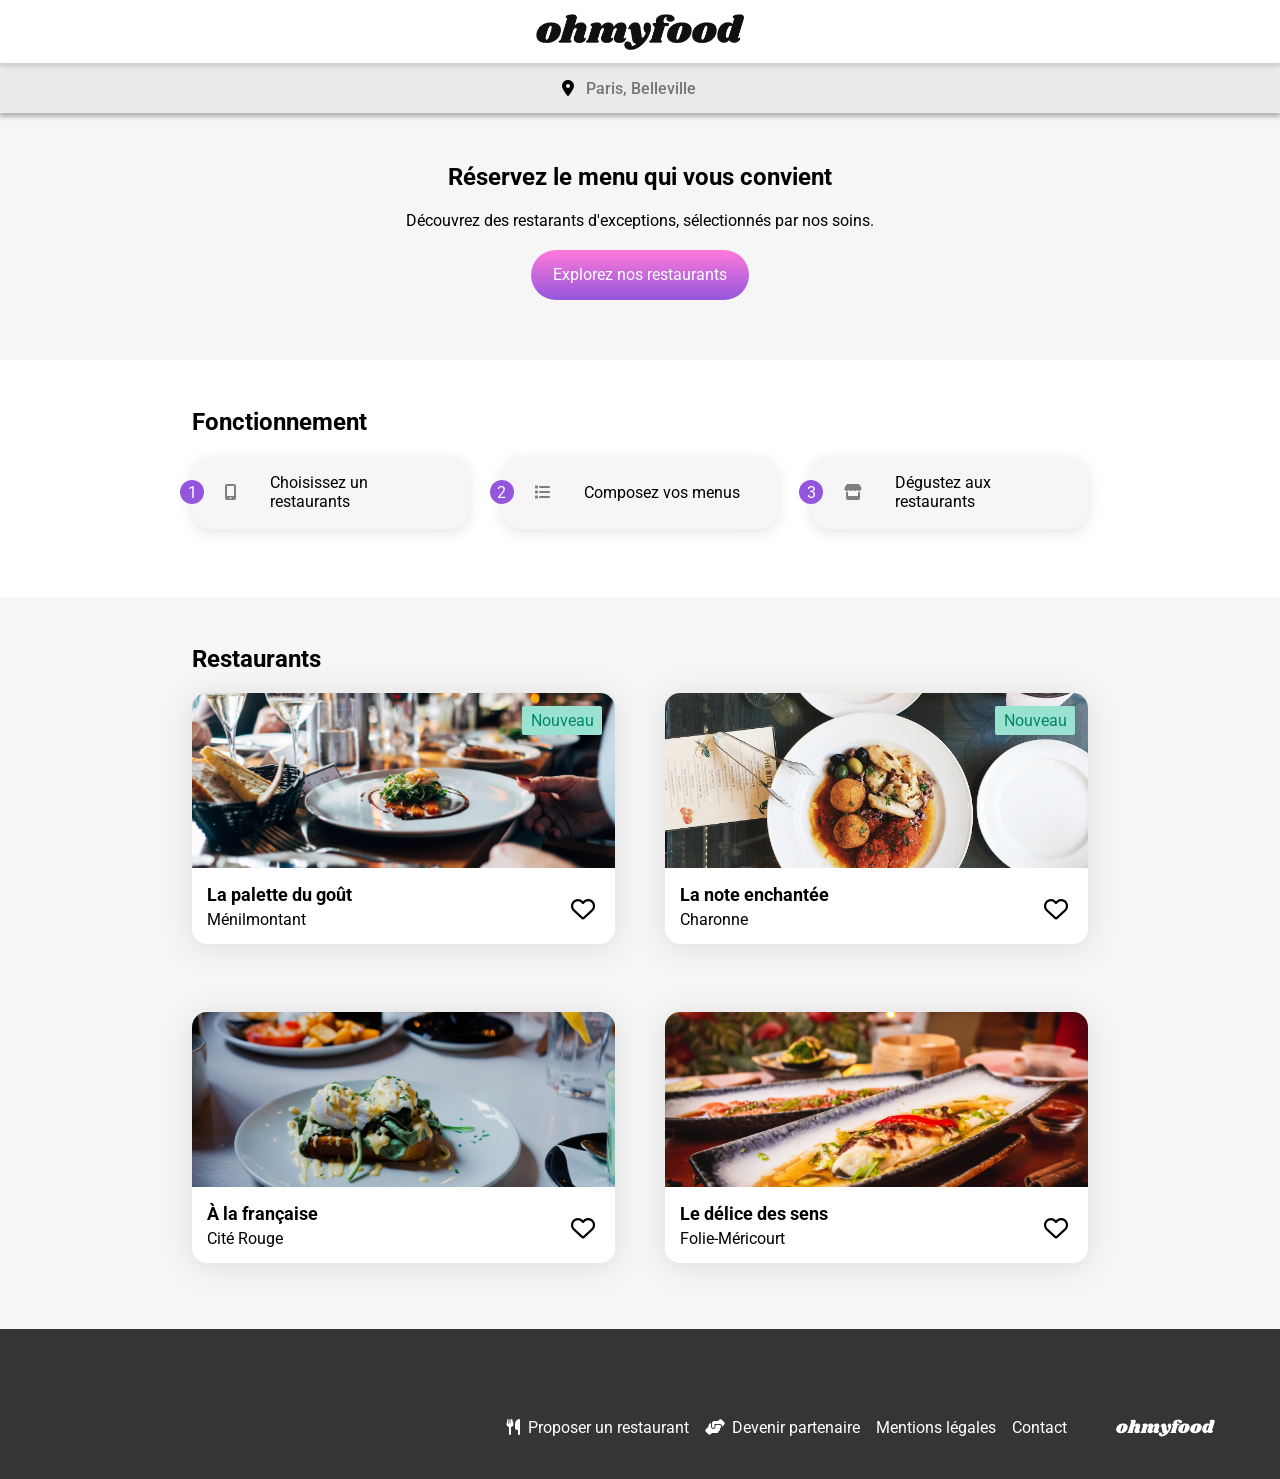
<file: index.html>
<!DOCTYPE html>
<html lang="fr">

<head>
   <meta charset="UTF-8">
   <meta name="viewport" content="width=device-width, initial-scale=1.0">
   <title>ohmyfood</title>
   <link rel="stylesheet" type="text/css" href="../sass/main.css">
   <link rel="stylesheet" href="https://cdnjs.cloudflare.com/ajax/libs/font-awesome/6.5.0/css/all.min.css">
   <link rel="preconnect" href="https://fonts.googleapis.com">
   <link rel="preconnect" href="https://fonts.gstatic.com" crossorigin>
   <link href="https://fonts.googleapis.com/css2?family=Roboto:wght@400;500;700&family=Shrikhand&display=swap"
      rel="stylesheet">
   <link rel="preconnect" href="https://fonts.googleapis.com">
   <link rel="preconnect" href="https://fonts.gstatic.com" crossorigin>
   <link
      href="https://fonts.googleapis.com/css2?family=Inter:ital,opsz,wght@0,14..32,100..900;1,14..32,100..900&family=Manrope:wght@200..800&family=Montserrat:ital,wght@0,100..900;1,100..900&family=Poppins:ital,wght@0,100;0,200;0,300;0,400;0,500;0,600;0,700;0,800;0,900;1,100;1,200;1,300;1,400;1,500;1,600;1,700;1,800;1,900&family=Roboto:ital,wdth@1,96.6&family=Shrikhand&display=swap"
      rel="stylesheet">
</head>

<body>
   <div class="loader">
      <p>ohmyfood</p>
   </div>

   <div id="main-container">
      <header>
         <a href="#">
            <img src="../images/logo/ohmyfood.png" alt="Logo" class="logo">
         </a>
      </header>

      <main>
         <form action="#" method="get">
            <div class="barre-recherche">
               <i class="fa-solid fa-location-dot"></i>
               <input class="recherche" type="search" name="q" placeholder="Paris, Belleville" size="40">
            </div>
         </form>
         <section class="presentation">
            <h1>Réservez le menu qui vous convient</h1>
            <p>Découvrez des restarants d'exceptions, sélectionnés par nos soins.</p>
            <a href="#restaurants" class="btn">Explorez nos restaurants</a>
         </section>
         <section class="fonctionnement">
            <h2>Fonctionnement</h2>
            <div class="fonctionnement-container">
               <div class="fonctionnement__etapes">
                  <span class="fonctionnement__bulle">1</span>
                  <div class="etapes">
                     <i class="fa-solid fa-mobile-screen fonctionnement__logo"></i>
                     <p>Choisissez un restaurants</p>
                  </div>
               </div>
               <div class="fonctionnement__etapes">
                  <span class="fonctionnement__bulle">2</span>
                  <div class="etapes">
                     <i class="fa-solid fa-list fonctionnement__logo"></i>
                     <p>Composez vos menus</p>
                  </div>
               </div>
               <div class="fonctionnement__etapes">
                  <span class="fonctionnement__bulle">3</span>
                  <div class="etapes">
                     <i class="fa-solid fa-store fonctionnement__logo"></i>
                     <p>Dégustez aux restaurants</p>
                  </div>
               </div>
            </div>
         </section>

         <section class="restaurants" id="restaurants">
            <h2>Restaurants</h2>
            <div class="restaurants-cards">

               <article class="card">
                  <a href="../html/la_palette_du_gout.html">
                     <p class="new">Nouveau</p>
                     <img src="../images/restaurants/jay-wennington-N_Y88TWmGwA-unsplash.jpg" alt="Photo de plat">
                     <div class="card-content">
                        <div class="card-text">
                           <h3 class="card-title">La palette du goût</h3>
                           <p>Ménilmontant</p>
                        </div>
                     </div>
                  </a>
                  <label class="heart-label">
                     <i class="fa-regular fa-heart heart-vide"></i>
                     <i class="fa-solid fa-heart heart-full"></i>
                  </label>
               </article>

               <article class="card">
                  <a href="../html/la_note_enchantee.html">
                     <p class="new">Nouveau</p>
                     <img src="../images/restaurants/stil-u2Lp8tXIcjw-unsplash.jpg" alt="Photo de plat">
                     <div class="card-content">
                        <div class="card-text">
                           <h3 class="card-title">La note enchantée</h3>
                           <p>Charonne</p>
                        </div>
                     </div>
                  </a>
                  <label class="heart-label">
                     <i class="fa-regular fa-heart heart-vide"></i>
                     <i class="fa-solid fa-heart heart-full"></i>
                  </label>
               </article>

               <article class="card">
                  <a href="../html/a_la_francaise.html">
                     <img src="../images/restaurants/toa-heftiba-DQKerTsQwi0-unsplash.jpg" alt="Photo de plat">
                     <div class="card-content">
                        <div class="card-text">
                           <h3 class="card-title">À la française</h3>
                           <p>Cité Rouge</p>
                        </div>
                     </div>
                  </a>
                  <label class="heart-label">
                     <i class="fa-regular fa-heart heart-vide"></i>
                     <i class="fa-solid fa-heart heart-full"></i>
                  </label>
               </article>

               <article class="card">
                  <a href="../html/le_delice_des_sens.html">
                     <img src="../images/restaurants/louis-hansel-shotsoflouis-qNBGVyOCY8Q-unsplash.jpg"
                        alt="Photo de plat">
                     <div class="card-content">
                        <div class="card-text">
                           <h3 class="card-title">Le délice des sens</h3>
                           <p>Folie-Méricourt</p>
                        </div>
                     </div>
                  </a>
                  <label class="heart-label">
                     <i class="fa-regular fa-heart heart-vide"></i>
                     <i class="fa-solid fa-heart heart-full"></i>
                  </label>
               </article>
            </div>
         </section>
      </main>

      <footer>
         <h2>ohmyfood</h2>
         <div class="link-contener">
            <ul class="list-link">
               <li class="liens">
                  <a href="#">
                     <i class="fa-solid fa-utensils"></i>
                     <p>Proposer un restaurant</p>
                  </a>
               </li>
               <li class="liens">
                  <a href="#">
                     <i class="fa-solid fa-handshake-angle"></i>
                     <p>Devenir partenaire</p>
                  </a>
               </li>
            </ul>
            <ul class="list-link">
               <li class="liens">
                  <a href="#">Mentions légales</a>
               </li>
               <li class="liens">
                  <a href="mailto:contact@ohmyfood.com">Contact</a>
               </li>
            </ul>
         </div>
      </footer>
   </div>
</body>

</html>
</file>
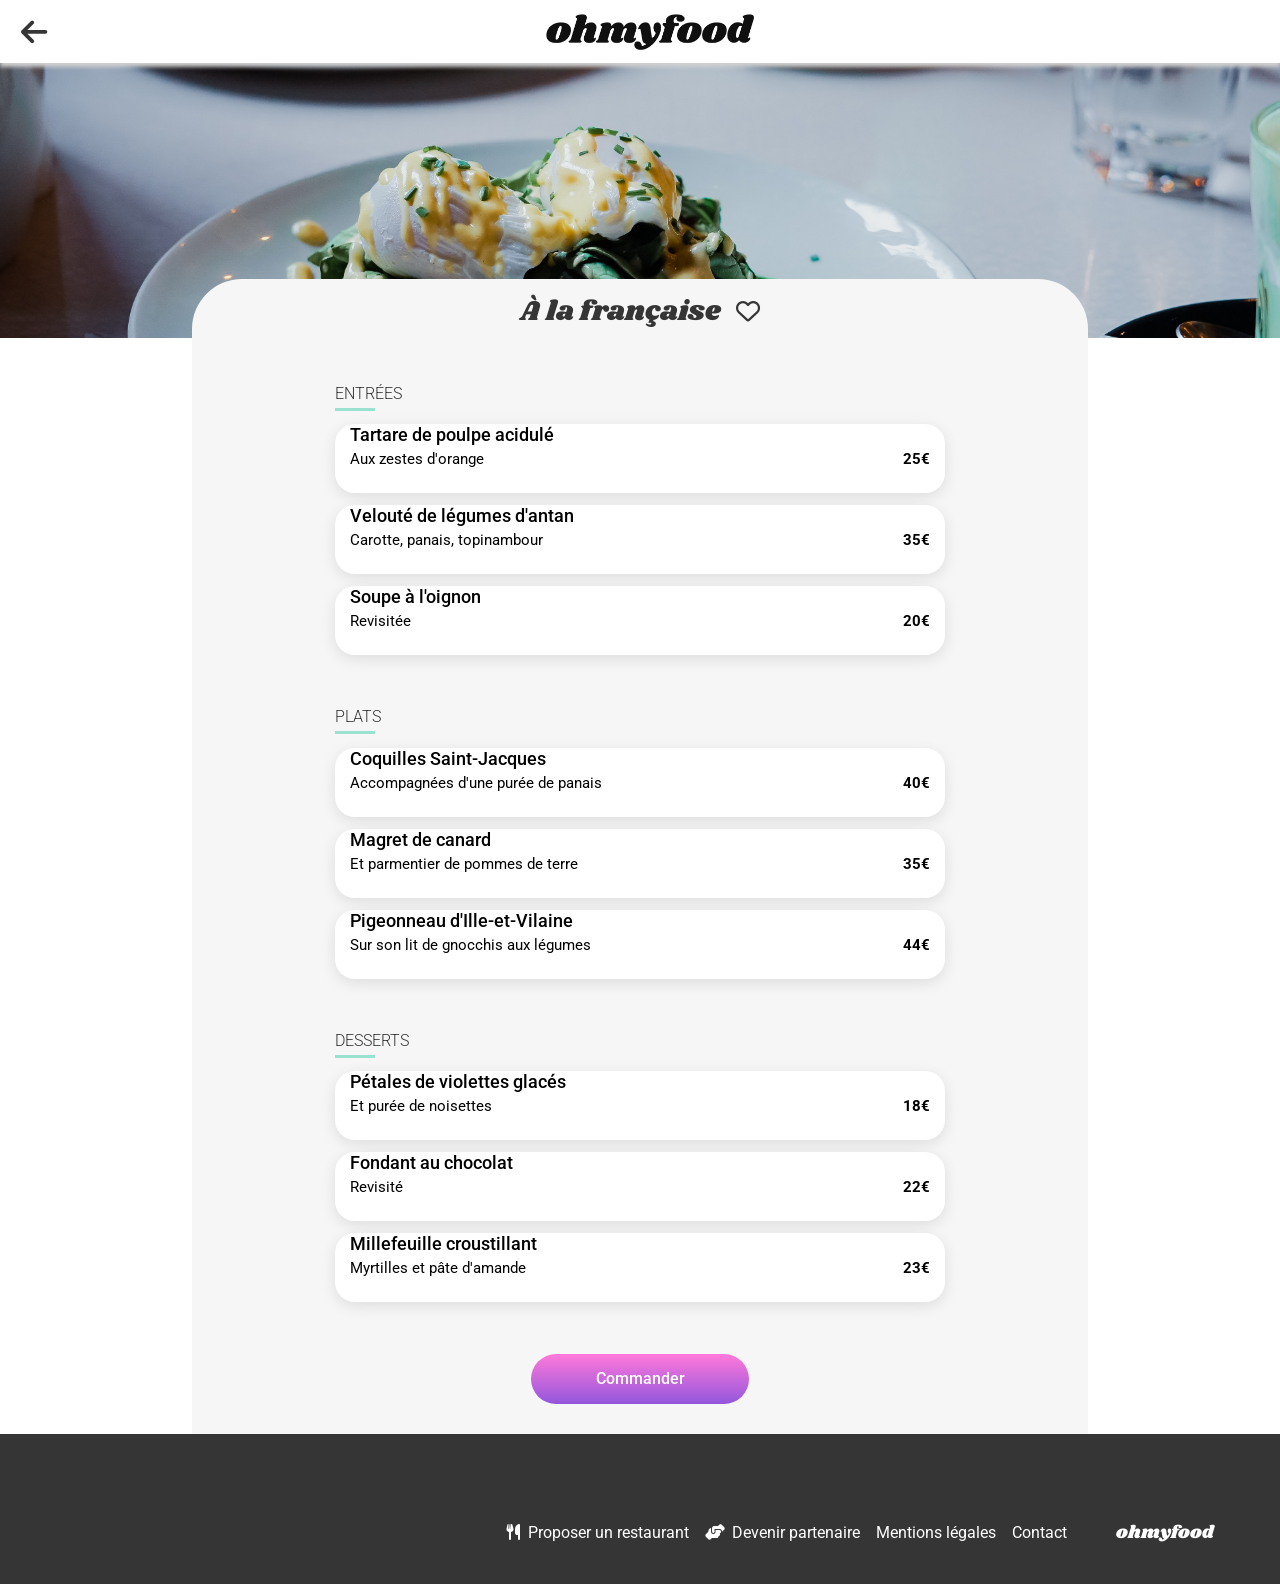
<file: html/a_la_francaise.html>
<!DOCTYPE html>
<html lang="fr">

<head>
    <meta name="viewport" content="width=device-width, initial-scale=1.0">
    <meta charset="UTF-8">
    <title>ohmyfood</title>
    <link rel="stylesheet" type="text/css" href="../sass/main.css">
    <link rel="stylesheet" href="https://cdnjs.cloudflare.com/ajax/libs/font-awesome/6.5.0/css/all.min.css">
    <link rel="preconnect" href="https://fonts.googleapis.com">
    <link rel="preconnect" href="https://fonts.gstatic.com" crossorigin>
    <link href="https://fonts.googleapis.com/css2?family=Roboto:wght@400;500;700&family=Shrikhand&display=swap"
        rel="stylesheet">
    <link rel="preconnect" href="https://fonts.googleapis.com">
    <link rel="preconnect" href="https://fonts.gstatic.com" crossorigin>
    <link
        href="https://fonts.googleapis.com/css2?family=Inter:ital,opsz,wght@0,14..32,100..900;1,14..32,100..900&family=Manrope:wght@200..800&family=Montserrat:ital,wght@0,100..900;1,100..900&family=Poppins:ital,wght@0,100;0,200;0,300;0,400;0,500;0,600;0,700;0,800;0,900;1,100;1,200;1,300;1,400;1,500;1,600;1,700;1,800;1,900&family=Roboto:ital,wdth@1,96.6&family=Shrikhand&display=swap"
        rel="stylesheet">
</head>

<body>

    <div class="loader">
        <p>ohmyfood</p>
    </div>

    <header id="top" class="header-restaurant">
        <a href="homepage.html" class="fleche"><i class="fa-solid fa-arrow-left"></i></a>
        <a href="#top"><img src="../images/logo/ohmyfood.png" alt="Logo ohmyfood" class="logo"></a>
        <span class="empty"></span>
    </header>

    <main class="main-container">
        <img src="../images/restaurants/toa-heftiba-DQKerTsQwi0-unsplash.jpg" alt="Photo de plat"
            class="photo-presentation">
        <div class="restaurant-container">
            <div class="title">
                <h1>À la française</h1>
                <label class="heart-label">
                    <i class="fa-regular fa-heart heart-vide"></i>
                    <i class="fa-solid fa-heart heart-full"></i>
                </label>
            </div>

            <section class="menu">
                <h2>ENTRÉES</h2>
                <div class="plats-container">
                    <button class="plats">
                        <span class="plat-full">
                            <span class="plat-title">Tartare de poulpe acidulé</span>
                            <span class="plat-content">
                                <span class="plat-description">Aux zestes d'orange</span>
                                <span class="plat-prix"><strong>25€</strong></span>
                            </span>
                        </span>
                        <span class="check"><i class="fa-solid fa-circle-check"></i></span>
                    </button>
                    <button class="plats">
                        <span class="plat-full">
                            <span class="plat-title">Velouté de légumes d'antan</span>
                            <span class="plat-content">
                                <span class="plat-description">Carotte, panais, topinambour</span>
                                <span class="plat-prix"><strong>35€</strong></span>
                            </span>
                        </span>
                        <span class="check"><i class="fa-solid fa-circle-check"></i></span>
                    </button>
                    <button class="plats">
                        <span class="plat-full">
                            <span class="plat-title">Soupe à l'oignon</span>
                            <span class="plat-content">
                                <span class="plat-description">Revisitée</span>
                                <span class="plat-prix"><strong>20€</strong></span>
                            </span>
                        </span>
                        <span class="check"><i class="fa-solid fa-circle-check"></i></span>
                    </button>
                </div>
            </section>

            <section class="menu">
                <h2>PLATS</h2>
                <div class="plats-container">
                    <button class="plats">
                        <span class="plat-full">
                            <span class="plat-title">Coquilles Saint-Jacques</span>
                            <span class="plat-content">
                                <span class="plat-description">Accompagnées d'une purée de panais</span>
                                <span class="plat-prix"><strong>40€</strong></span>
                            </span>
                        </span>
                        <span class="check"><i class="fa-solid fa-circle-check"></i></span>
                    </button>
                    <button class="plats">
                        <span class="plat-full">
                            <span class="plat-title">Magret de canard</span>
                            <span class="plat-content">
                                <span class="plat-description">Et parmentier de pommes de terre</span>
                                <span class="plat-prix"><strong>35€</strong></span>
                            </span>
                        </span>
                        <span class="check"><i class="fa-solid fa-circle-check"></i></span>
                    </button>
                    <button class="plats">
                        <span class="plat-full">
                            <span class="plat-title">Pigeonneau d'Ille-et-Vilaine</span>
                            <span class="plat-content">
                                <span class="plat-description">Sur son lit de gnocchis aux légumes</span>
                                <span class="plat-prix"><strong>44€</strong></span>
                            </span>
                        </span>
                        <span class="check"><i class="fa-solid fa-circle-check"></i></span>
                    </button>
                </div>
            </section>

            <section class="menu">
                <h2>DESSERTS</h2>
                <div class="plats-container">
                    <button class="plats">
                        <span class="plat-full">
                            <span class="plat-title">Pétales de violettes glacés</span>
                            <span class="plat-content">
                                <span class="plat-description">Et purée de noisettes</span>
                                <span class="plat-prix"><strong>18€</strong></span>
                            </span>
                        </span>
                        <span class="check"><i class="fa-solid fa-circle-check"></i></span>
                    </button>
                    <button class="plats">
                        <span class="plat-full">
                            <span class="plat-title">Fondant au chocolat</span>
                            <span class="plat-content">
                                <span class="plat-description">Revisité</span>
                                <span class="plat-prix"><strong>22€</strong></span>
                            </span>
                        </span>
                        <span class="check"><i class="fa-solid fa-circle-check"></i></span>
                    </button>
                    <button class="plats">
                        <span class="plat-full">
                            <span class="plat-title">Millefeuille croustillant</span>
                            <span class="plat-content">
                                <span class="plat-description">Myrtilles et pâte d'amande</span>
                                <span class="plat-prix"><strong>23€</strong></span>
                            </span>
                        </span>
                        <span class="check"><i class="fa-solid fa-circle-check"></i></span>
                    </button>
                </div>
            </section>

            <button class="commander">Commander</button>
        </div>
    </main>

    <footer>
        <h2>ohmyfood</h2>
        <div class="link-contener">
            <ul class="list-link">
                <li class="liens">
                    <a href="#">
                        <i class="fa-solid fa-utensils"></i>
                        <p>Proposer un restaurant</p>
                    </a>
                </li>
                <li class="liens">
                    <a href="#">
                        <i class="fa-solid fa-handshake-angle"></i>
                        <p>Devenir partenaire</p>
                    </a>
                </li>
            </ul>
            <ul class="list-link">
                <li class="liens">
                    <a href="#">Mentions légales</a>
                </li>
                <li class="liens">
                    <a href="mailto:contact@ohmyfood.com">Contact</a>
                </li>
            </ul>
        </div>
    </footer>

</body>

</html>
</file>
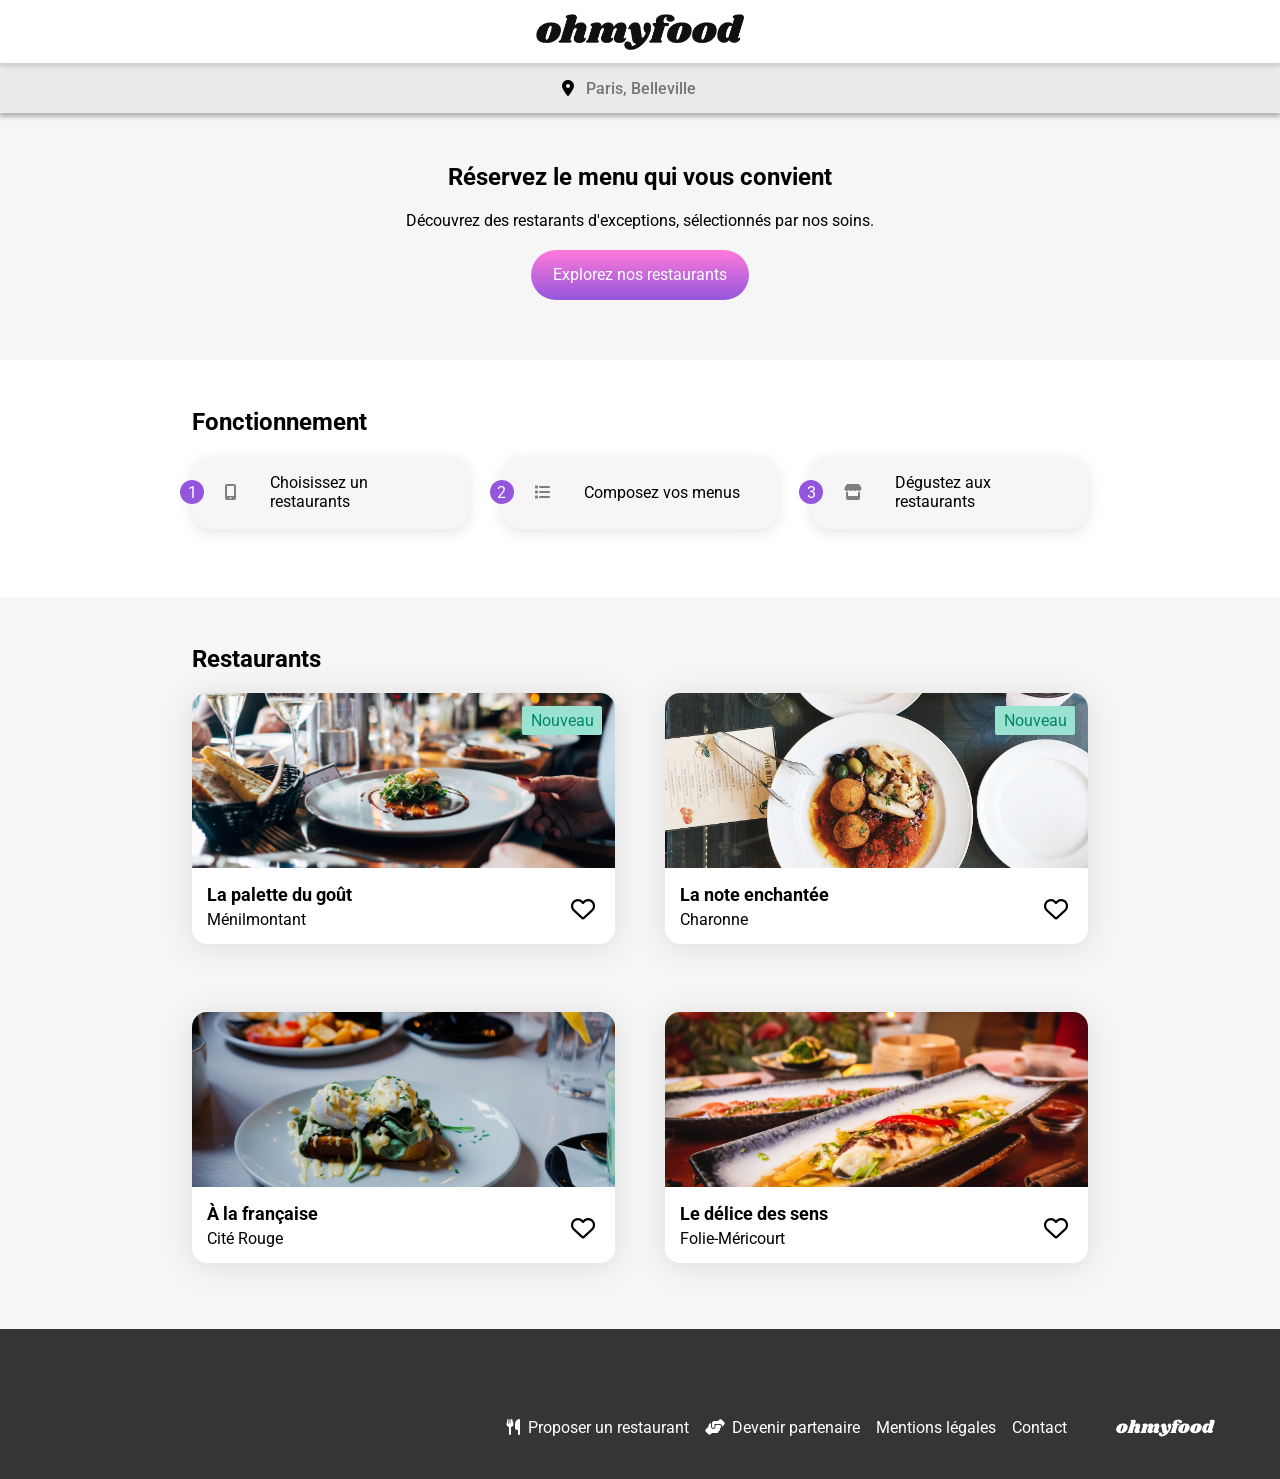
<file: html/homepage.html>
<!DOCTYPE html>
<html lang="fr">

<head>
   <meta charset="UTF-8">
   <meta name="viewport" content="width=device-width, initial-scale=1.0">
   <title>ohmyfood</title>
   <link rel="stylesheet" type="text/css" href="../sass/main.css">
   <link rel="stylesheet" href="https://cdnjs.cloudflare.com/ajax/libs/font-awesome/6.5.0/css/all.min.css">
   <link rel="preconnect" href="https://fonts.googleapis.com">
   <link rel="preconnect" href="https://fonts.gstatic.com" crossorigin>
   <link href="https://fonts.googleapis.com/css2?family=Roboto:wght@400;500;700&family=Shrikhand&display=swap"
      rel="stylesheet">
   <link rel="preconnect" href="https://fonts.googleapis.com">
   <link rel="preconnect" href="https://fonts.gstatic.com" crossorigin>
   <link
      href="https://fonts.googleapis.com/css2?family=Inter:ital,opsz,wght@0,14..32,100..900;1,14..32,100..900&family=Manrope:wght@200..800&family=Montserrat:ital,wght@0,100..900;1,100..900&family=Poppins:ital,wght@0,100;0,200;0,300;0,400;0,500;0,600;0,700;0,800;0,900;1,100;1,200;1,300;1,400;1,500;1,600;1,700;1,800;1,900&family=Roboto:ital,wdth@1,96.6&family=Shrikhand&display=swap"
      rel="stylesheet">
</head>

<body>
   <div class="loader">
      <p>ohmyfood</p>
   </div>

   <div id="main-container">
      <header>
         <a href="#">
            <img src="../images/logo/ohmyfood.png" alt="Logo" class="logo">
         </a>
      </header>

      <main>
         <form action="#" method="get">
            <div class="barre-recherche">
               <i class="fa-solid fa-location-dot"></i>
               <input class="recherche" type="search" name="q" placeholder="Paris, Belleville" size="40">
            </div>
         </form>
         <section class="presentation">
            <h1>Réservez le menu qui vous convient</h1>
            <p>Découvrez des restarants d'exceptions, sélectionnés par nos soins.</p>
            <a href="#restaurants" class="btn">Explorez nos restaurants</a>
         </section>
         <section class="fonctionnement">
            <h2>Fonctionnement</h2>
            <div class="fonctionnement-container">
               <div class="fonctionnement__etapes">
                  <span class="fonctionnement__bulle">1</span>
                  <div class="etapes">
                     <i class="fa-solid fa-mobile-screen fonctionnement__logo"></i>
                     <p>Choisissez un restaurants</p>
                  </div>
               </div>
               <div class="fonctionnement__etapes">
                  <span class="fonctionnement__bulle">2</span>
                  <div class="etapes">
                     <i class="fa-solid fa-list fonctionnement__logo"></i>
                     <p>Composez vos menus</p>
                  </div>
               </div>
               <div class="fonctionnement__etapes">
                  <span class="fonctionnement__bulle">3</span>
                  <div class="etapes">
                     <i class="fa-solid fa-store fonctionnement__logo"></i>
                     <p>Dégustez aux restaurants</p>
                  </div>
               </div>
            </div>
         </section>

         <section class="restaurants" id="restaurants">
            <h2>Restaurants</h2>
            <div class="restaurants-cards">

               <article class="card">
                  <a href="../html/la_palette_du_gout.html">
                     <p class="new">Nouveau</p>
                     <img src="../images/restaurants/jay-wennington-N_Y88TWmGwA-unsplash.jpg" alt="Photo de plat">
                     <div class="card-content">
                        <div class="card-text">
                           <h3 class="card-title">La palette du goût</h3>
                           <p>Ménilmontant</p>
                        </div>
                     </div>
                  </a>
                  <label class="heart-label">
                     <i class="fa-regular fa-heart heart-vide"></i>
                     <i class="fa-solid fa-heart heart-full"></i>
                  </label>
               </article>

               <article class="card">
                  <a href="../html/la_note_enchantee.html">
                     <p class="new">Nouveau</p>
                     <img src="../images/restaurants/stil-u2Lp8tXIcjw-unsplash.jpg" alt="Photo de plat">
                     <div class="card-content">
                        <div class="card-text">
                           <h3 class="card-title">La note enchantée</h3>
                           <p>Charonne</p>
                        </div>
                     </div>
                  </a>
                  <label class="heart-label">
                     <i class="fa-regular fa-heart heart-vide"></i>
                     <i class="fa-solid fa-heart heart-full"></i>
                  </label>
               </article>

               <article class="card">
                  <a href="../html/a_la_francaise.html">
                     <img src="../images/restaurants/toa-heftiba-DQKerTsQwi0-unsplash.jpg" alt="Photo de plat">
                     <div class="card-content">
                        <div class="card-text">
                           <h3 class="card-title">À la française</h3>
                           <p>Cité Rouge</p>
                        </div>
                     </div>
                  </a>
                  <label class="heart-label">
                     <i class="fa-regular fa-heart heart-vide"></i>
                     <i class="fa-solid fa-heart heart-full"></i>
                  </label>
               </article>

               <article class="card">
                  <a href="../html/le_delice_des_sens.html">
                     <img src="../images/restaurants/louis-hansel-shotsoflouis-qNBGVyOCY8Q-unsplash.jpg"
                        alt="Photo de plat">
                     <div class="card-content">
                        <div class="card-text">
                           <h3 class="card-title">Le délice des sens</h3>
                           <p>Folie-Méricourt</p>
                        </div>
                     </div>
                  </a>
                  <label class="heart-label">
                     <i class="fa-regular fa-heart heart-vide"></i>
                     <i class="fa-solid fa-heart heart-full"></i>
                  </label>
               </article>
            </div>
         </section>
      </main>

      <footer>
         <h2>ohmyfood</h2>
         <div class="link-contener">
            <ul class="list-link">
               <li class="liens">
                  <a href="#">
                     <i class="fa-solid fa-utensils"></i>
                     <p>Proposer un restaurant</p>
                  </a>
               </li>
               <li class="liens">
                  <a href="#">
                     <i class="fa-solid fa-handshake-angle"></i>
                     <p>Devenir partenaire</p>
                  </a>
               </li>
            </ul>
            <ul class="list-link">
               <li class="liens">
                  <a href="#">Mentions légales</a>
               </li>
               <li class="liens">
                  <a href="mailto:contact@ohmyfood.com">Contact</a>
               </li>
            </ul>
         </div>
      </footer>
   </div>
</body>

</html>
</file>
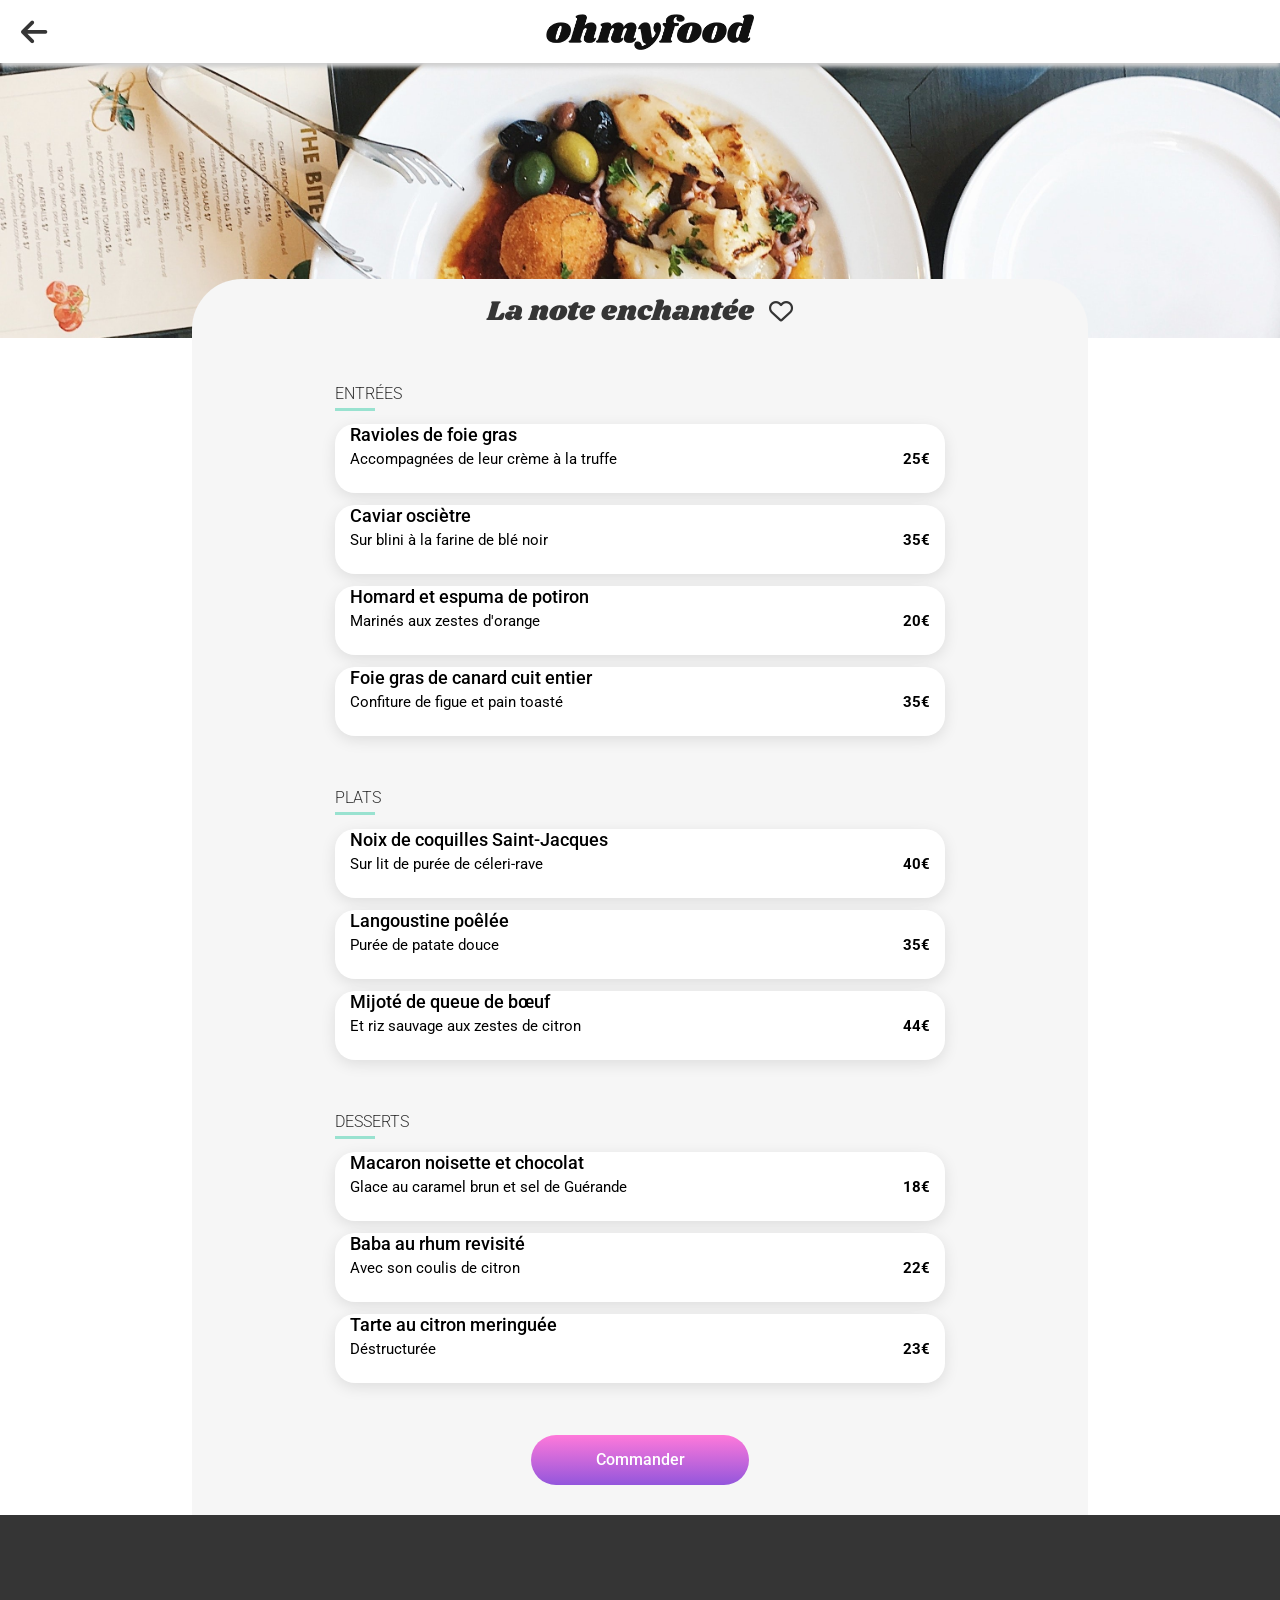
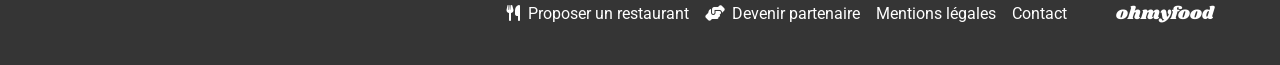
<file: html/la_note_enchantee.html>
<!DOCTYPE html>
<html lang="fr">

<head>
    <meta name="viewport" content="width=device-width, initial-scale=1.0">
    <meta charset="UTF-8">
    <title>ohmyfood</title>
    <link rel="stylesheet" type="text/css" href="../sass/main.css">
    <link rel="stylesheet" href="https://cdnjs.cloudflare.com/ajax/libs/font-awesome/6.5.0/css/all.min.css">
    <link rel="preconnect" href="https://fonts.googleapis.com">
    <link rel="preconnect" href="https://fonts.gstatic.com" crossorigin>
    <link href="https://fonts.googleapis.com/css2?family=Roboto:wght@400;500;700&family=Shrikhand&display=swap"
        rel="stylesheet">
    <link rel="preconnect" href="https://fonts.googleapis.com">
    <link rel="preconnect" href="https://fonts.gstatic.com" crossorigin>
    <link
        href="https://fonts.googleapis.com/css2?family=Inter:ital,opsz,wght@0,14..32,100..900;1,14..32,100..900&family=Manrope:wght@200..800&family=Montserrat:ital,wght@0,100..900;1,100..900&family=Poppins:ital,wght@0,100;0,200;0,300;0,400;0,500;0,600;0,700;0,800;0,900;1,100;1,200;1,300;1,400;1,500;1,600;1,700;1,800;1,900&family=Roboto:ital,wdth@1,96.6&family=Shrikhand&display=swap"
        rel="stylesheet">
</head>

<body>

    <div class="loader">
        <p>ohmyfood</p>
    </div>

    <header id="top" class="header-restaurant">
        <a href="homepage.html" class="fleche"><i class="fa-solid fa-arrow-left"></i></a>
        <a href="#top"><img src="../images/logo/ohmyfood.png" alt="Logo ohmyfood" class="logo"></a>
        <span class="empty"></span>
    </header>

    <main class="main-container">
        <img src="../images/restaurants/stil-u2Lp8tXIcjw-unsplash.jpg" alt="Photo de plat" class="photo-presentation">
        <div class="restaurant-container">
            <div class="title">
                <h1>La note enchantée</h1>
                <label class="heart-label">
                    <i class="fa-regular fa-heart heart-vide"></i>
                    <i class="fa-solid fa-heart heart-full"></i>
                </label>
            </div>

            <section class="menu">
                <h2>ENTRÉES</h2>
                <div class="plats-container">
                    <button class="plats">
                        <span class="plat-full">
                            <span class="plat-title">Ravioles de foie gras</span>
                            <span class="plat-content">
                                <span class="plat-description">Accompagnées de leur crème à la truffe</span>
                                <span class="plat-prix"><strong>25€</strong></span>
                            </span>
                        </span>
                        <span class="check"><i class="fa-solid fa-circle-check"></i></span>
                    </button>
                    <button class="plats">
                        <span class="plat-full">
                            <span class="plat-title">Caviar osciètre</span>
                            <span class="plat-content">
                                <span class="plat-description">Sur blini à la farine de blé noir</span>
                                <span class="plat-prix"><strong>35€</strong></span>
                            </span>
                        </span>
                        <span class="check"><i class="fa-solid fa-circle-check"></i></span>
                    </button>
                    <button class="plats">
                        <span class="plat-full">
                            <span class="plat-title">Homard et espuma de potiron</span>
                            <span class="plat-content">
                                <span class="plat-description">Marinés aux zestes d'orange</span>
                                <span class="plat-prix"><strong>20€</strong></span>
                            </span>
                        </span>
                        <span class="check"><i class="fa-solid fa-circle-check"></i></span>
                    </button>
                    <button class="plats">
                        <span class="plat-full">
                            <span class="plat-title">Foie gras de canard cuit entier</span>
                            <span class="plat-content">
                                <span class="plat-description">Confiture de figue et pain toasté</span>
                                <span class="plat-prix"><strong>35€</strong></span>
                            </span>
                        </span>
                        <span class="check"><i class="fa-solid fa-circle-check"></i></span>
                    </button>
                </div>
            </section>

            <section class="menu">
                <h2>PLATS</h2>
                <div class="plats-container">
                    <button class="plats">
                        <span class="plat-full">
                            <span class="plat-title">Noix de coquilles Saint-Jacques</span>
                            <span class="plat-content">
                                <span class="plat-description">Sur lit de purée de céleri-rave</span>
                                <span class="plat-prix"><strong>40€</strong></span>
                            </span>
                        </span>
                        <span class="check"><i class="fa-solid fa-circle-check"></i></span>
                    </button>
                    <button class="plats">
                        <span class="plat-full">
                            <span class="plat-title">Langoustine poêlée</span>
                            <span class="plat-content">
                                <span class="plat-description">Purée de patate douce</span>
                                <span class="plat-prix"><strong>35€</strong></span>
                            </span>
                        </span>
                        <span class="check"><i class="fa-solid fa-circle-check"></i></span>
                    </button>
                    <button class="plats">
                        <span class="plat-full">
                            <span class="plat-title">Mijoté de queue de bœuf</span>
                            <span class="plat-content">
                                <span class="plat-description">Et riz sauvage aux zestes de citron</span>
                                <span class="plat-prix"><strong>44€</strong></span>
                            </span>
                        </span>
                        <span class="check"><i class="fa-solid fa-circle-check"></i></span>
                    </button>
                </div>
            </section>

            <section class="menu">
                <h2>DESSERTS</h2>
                <div class="plats-container">
                    <button class="plats">
                        <span class="plat-full">
                            <span class="plat-title">Macaron noisette et chocolat</span>
                            <span class="plat-content">
                                <span class="plat-description">Glace au caramel brun et sel de Guérande</span>
                                <span class="plat-prix"><strong>18€</strong></span>
                            </span>
                        </span>
                        <span class="check"><i class="fa-solid fa-circle-check"></i></span>
                    </button>
                    <button class="plats">
                        <span class="plat-full">
                            <span class="plat-title">Baba au rhum revisité</span>
                            <span class="plat-content">
                                <span class="plat-description">Avec son coulis de citron</span>
                                <span class="plat-prix"><strong>22€</strong></span>
                            </span>
                        </span>
                        <span class="check"><i class="fa-solid fa-circle-check"></i></span>
                    </button>
                    <button class="plats">
                        <span class="plat-full">
                            <span class="plat-title">Tarte au citron meringuée</span>
                            <span class="plat-content">
                                <span class="plat-description">Déstructurée</span>
                                <span class="plat-prix"><strong>23€</strong></span>
                            </span>
                        </span>
                        <span class="check"><i class="fa-solid fa-circle-check"></i></span>
                    </button>
                </div>
            </section>

            <button class="commander">Commander</button>
        </div>
    </main>

    <footer>
        <h2>ohmyfood</h2>
        <div class="link-contener">
            <ul class="list-link">
                <li class="liens">
                    <a href="#">
                        <i class="fa-solid fa-utensils"></i>
                        <p>Proposer un restaurant</p>
                    </a>
                </li>
                <li class="liens">
                    <a href="#">
                        <i class="fa-solid fa-handshake-angle"></i>
                        <p>Devenir partenaire</p>
                    </a>
                </li>
            </ul>
            <ul class="list-link">
                <li class="liens">
                    <a href="#">Mentions légales</a>
                </li>
                <li class="liens">
                    <a href="mailto:contact@ohmyfood.com">Contact</a>
                </li>
            </ul>
        </div>
    </footer>

</body>

</html>
</file>
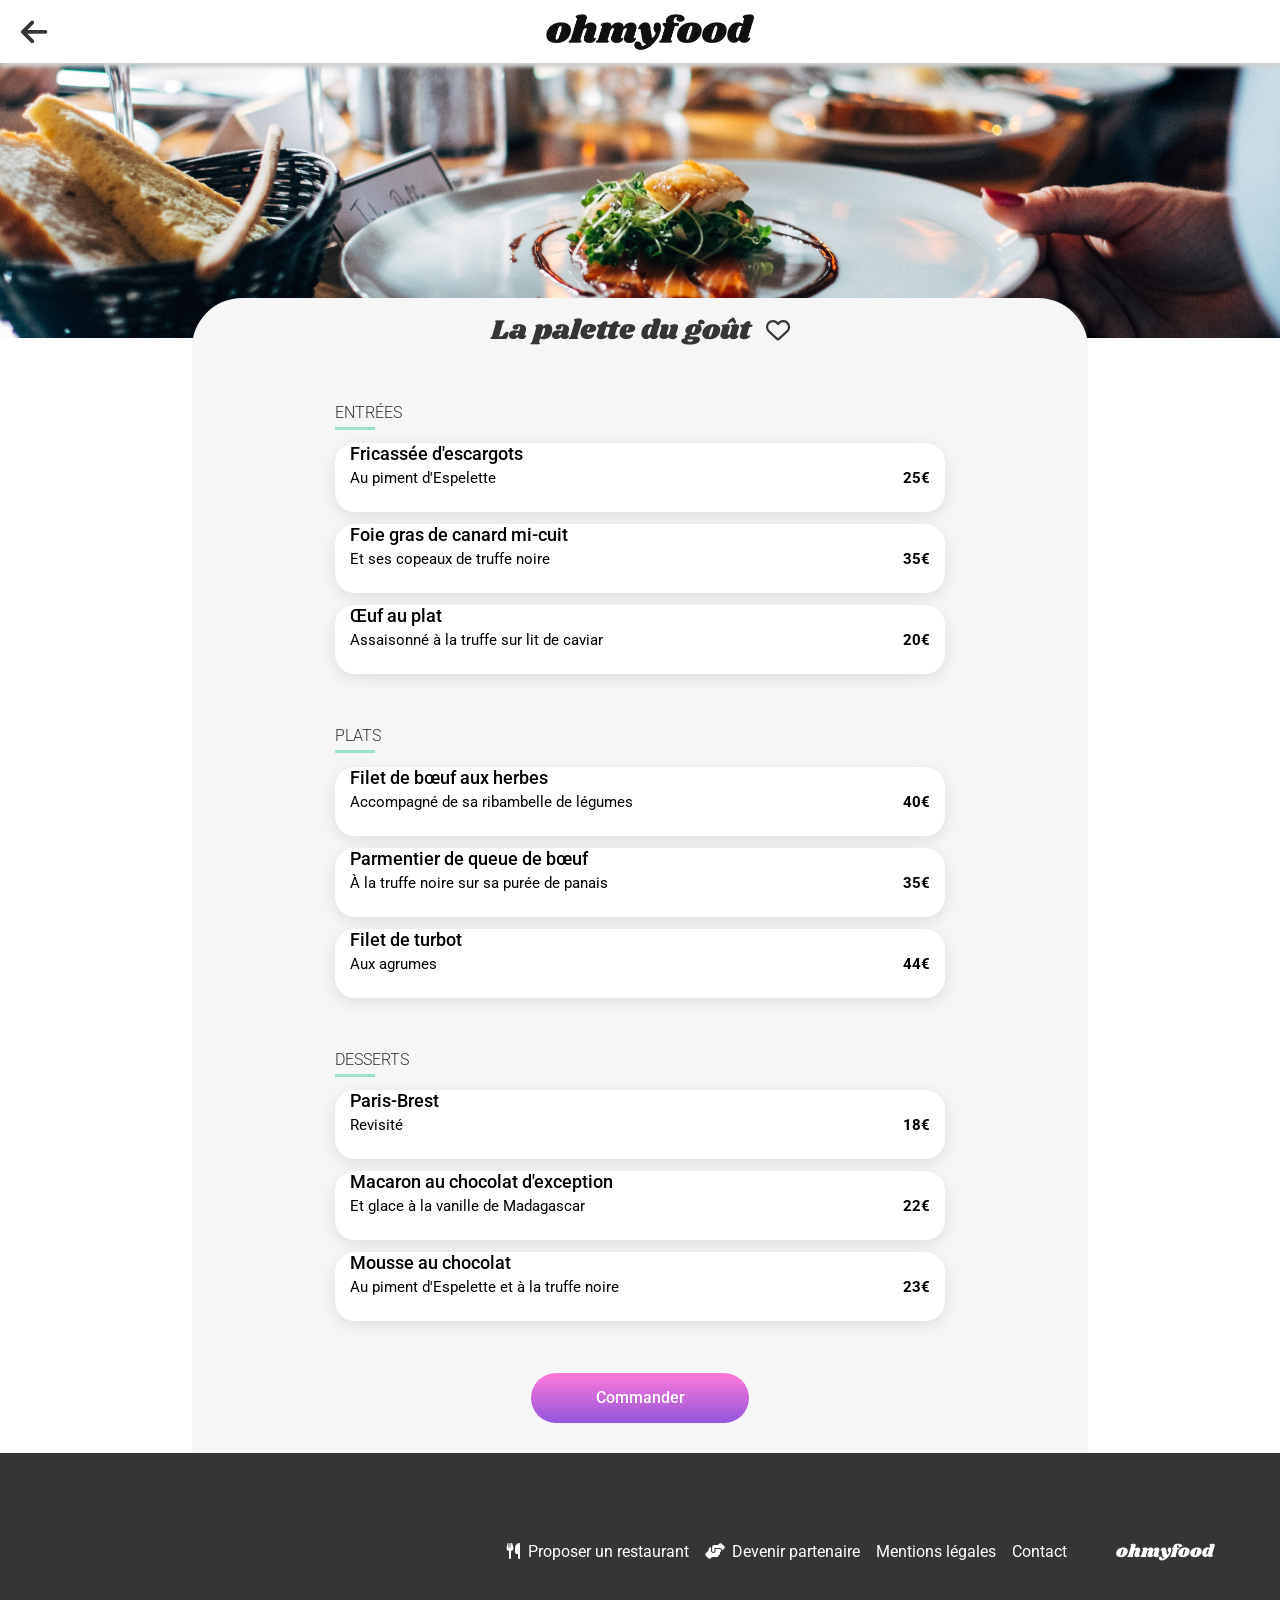
<file: html/la_palette_du_gout.html>
<!DOCTYPE html>
<html lang="fr">

<head>
    <meta name="viewport" content="width=device-width, initial-scale=1.0">
    <meta charset="UTF-8">
    <title>ohmyfood</title>
    <link rel="stylesheet" type="text/css" href="../sass/main.css">
    <link rel="stylesheet" href="https://cdnjs.cloudflare.com/ajax/libs/font-awesome/6.5.0/css/all.min.css">
    <link rel="preconnect" href="https://fonts.googleapis.com">
    <link rel="preconnect" href="https://fonts.gstatic.com" crossorigin>
    <link href="https://fonts.googleapis.com/css2?family=Roboto:wght@400;500;700&family=Shrikhand&display=swap"
        rel="stylesheet">
    <link rel="preconnect" href="https://fonts.googleapis.com">
    <link rel="preconnect" href="https://fonts.gstatic.com" crossorigin>
    <link
        href="https://fonts.googleapis.com/css2?family=Inter:ital,opsz,wght@0,14..32,100..900;1,14..32,100..900&family=Manrope:wght@200..800&family=Montserrat:ital,wght@0,100..900;1,100..900&family=Poppins:ital,wght@0,100;0,200;0,300;0,400;0,500;0,600;0,700;0,800;0,900;1,100;1,200;1,300;1,400;1,500;1,600;1,700;1,800;1,900&family=Roboto:ital,wdth@1,96.6&family=Shrikhand&display=swap"
        rel="stylesheet">
</head>

<body>

    <div class="loader">
        <p>ohmyfood</p>
    </div>

    <header id="top" class="header-restaurant">
        <a href="homepage.html" class="fleche"><i class="fa-solid fa-arrow-left"></i></a>
        <a href="#top"><img src="../images/logo/ohmyfood.png" alt="Logo ohmyfood" class="logo"></a>
        <span class="empty"></span>
    </header>
    <main class="main-container">
        <img src="../images/restaurants/jay-wennington-N_Y88TWmGwA-unsplash.jpg" alt="Photo de plat"
            class="photo-presentation">*
        <div class="restaurant-container">
            <div class="title">
                <h1>La palette du goût</h1>
                <label class="heart-label">
                    <i class="fa-regular fa-heart heart-vide"></i>
                    <i class="fa-solid fa-heart heart-full"></i>
                </label>
            </div>

            <section class="menu">
                <h2>ENTRÉES</h2>
                <div class="plats-container">

                    <button class="plats">
                        <span class="plat-full">
                            <span class="plat-title">Fricassée d'escargots</span>
                            <span class="plat-content">
                                <span class="plat-description">Au piment d'Espelette</span>
                                <span class="plat-prix"><strong>25€</strong></span>
                            </span>
                        </span>
                        <span class="check"><i class="fa-solid fa-circle-check"></i></span>
                    </button>

                    <button class="plats">
                        <span class="plat-full">
                            <span class="plat-title">Foie gras de canard mi-cuit</span>
                            <span class="plat-content">
                                <span class="plat-description">Et ses copeaux de truffe noire</span>
                                <span class="plat-prix"><strong>35€</strong></span>
                            </span>
                        </span>
                        <span class="check"><i class="fa-solid fa-circle-check"></i></span>
                    </button>

                    <button class="plats">
                        <span class="plat-full">
                            <span class="plat-title">Œuf au plat</span>
                            <span class="plat-content">
                                <span class="plat-description">Assaisonné à la truffe sur lit de caviar</span>
                                <span class="plat-prix"><strong>20€</strong></span>
                            </span>
                        </span>
                        <span class="check"><i class="fa-solid fa-circle-check"></i></span>
                    </button>
                </div>
            </section>

            <section class="menu">
                <h2>PLATS</h2>
                <div class="plats-container">
                    <button class="plats">
                        <span class="plat-full">
                            <span class="plat-title">Filet de bœuf aux herbes</span>
                            <span class="plat-content">
                                <span class="plat-description">Accompagné de sa ribambelle de légumes</span>
                                <span class="plat-prix"><strong>40€</strong></span>
                            </span>
                        </span>
                        <span class="check"><i class="fa-solid fa-circle-check"></i></span>
                    </button>
                    <button class="plats">
                        <span class="plat-full">
                            <span class="plat-title">Parmentier de queue de bœuf</span>
                            <span class="plat-content">
                                <span class="plat-description">À la truffe noire sur sa purée de panais</span>
                                <span class="plat-prix"><strong>35€</strong></span>
                            </span>
                        </span>
                        <span class="check"><i class="fa-solid fa-circle-check"></i></span>
                    </button>
                    <button class="plats">
                        <span class="plat-full">
                            <span class="plat-title">Filet de turbot</span>
                            <span class="plat-content">
                                <span class="plat-description">Aux agrumes</span>
                                <span class="plat-prix"><strong>44€</strong></span>
                            </span>
                        </span>
                        <span class="check"><i class="fa-solid fa-circle-check"></i></span>
                    </button>
                </div>
            </section>

            <section class="menu">
                <h2>DESSERTS</h2>
                <div class="plats-container">
                    <button class="plats">
                        <span class="plat-full">
                            <span class="plat-title">Paris-Brest</span>
                            <span class="plat-content">
                                <span class="plat-description">Revisité</span>
                                <span class="plat-prix"><strong>18€</strong></span>
                            </span>
                        </span>
                        <span class="check"><i class="fa-solid fa-circle-check"></i></span>
                    </button>
                    <button class="plats">
                        <span class="plat-full">
                            <span class="plat-title">Macaron au chocolat d'exception</span>
                            <span class="plat-content">
                                <span class="plat-description">Et glace à la vanille de Madagascar</span>
                                <span class="plat-prix"><strong>22€</strong></span>
                            </span>
                        </span>
                        <span class="check"><i class="fa-solid fa-circle-check"></i></span>
                    </button>
                    <button class="plats">
                        <span class="plat-full">
                            <span class="plat-title">Mousse au chocolat</span>
                            <span class="plat-content">
                                <span class="plat-description">Au piment d'Espelette et à la truffe noire</span>
                                <span class="plat-prix"><strong>23€</strong></span>
                            </span>
                        </span>
                        <span class="check"><i class="fa-solid fa-circle-check"></i></span>
                    </button>
                </div>
            </section>
            <button class="commander">Commander</button>
        </div>
    </main>

    <footer>
        <h2>ohmyfood</h2>
        <div class="link-contener">
            <ul class="list-link">
                <li class="liens">
                    <a href="#">
                        <i class="fa-solid fa-utensils"></i>
                        <p>Proposer un restaurant</p>
                    </a>
                </li>
                <li class="liens">
                    <a href="#">
                        <i class="fa-solid fa-handshake-angle"></i>
                        <p>Devenir partenaire</p>
                    </a>
                </li>
            </ul>
            <ul class="list-link">
                <li class="liens">
                    <a href="#">Mentions légales</a>
                </li>
                <li class="liens">
                    <a href="mailto:contact@ohmyfood.com">Contact</a>
                </li>
            </ul>
        </div>
    </footer>
</body>
</file>
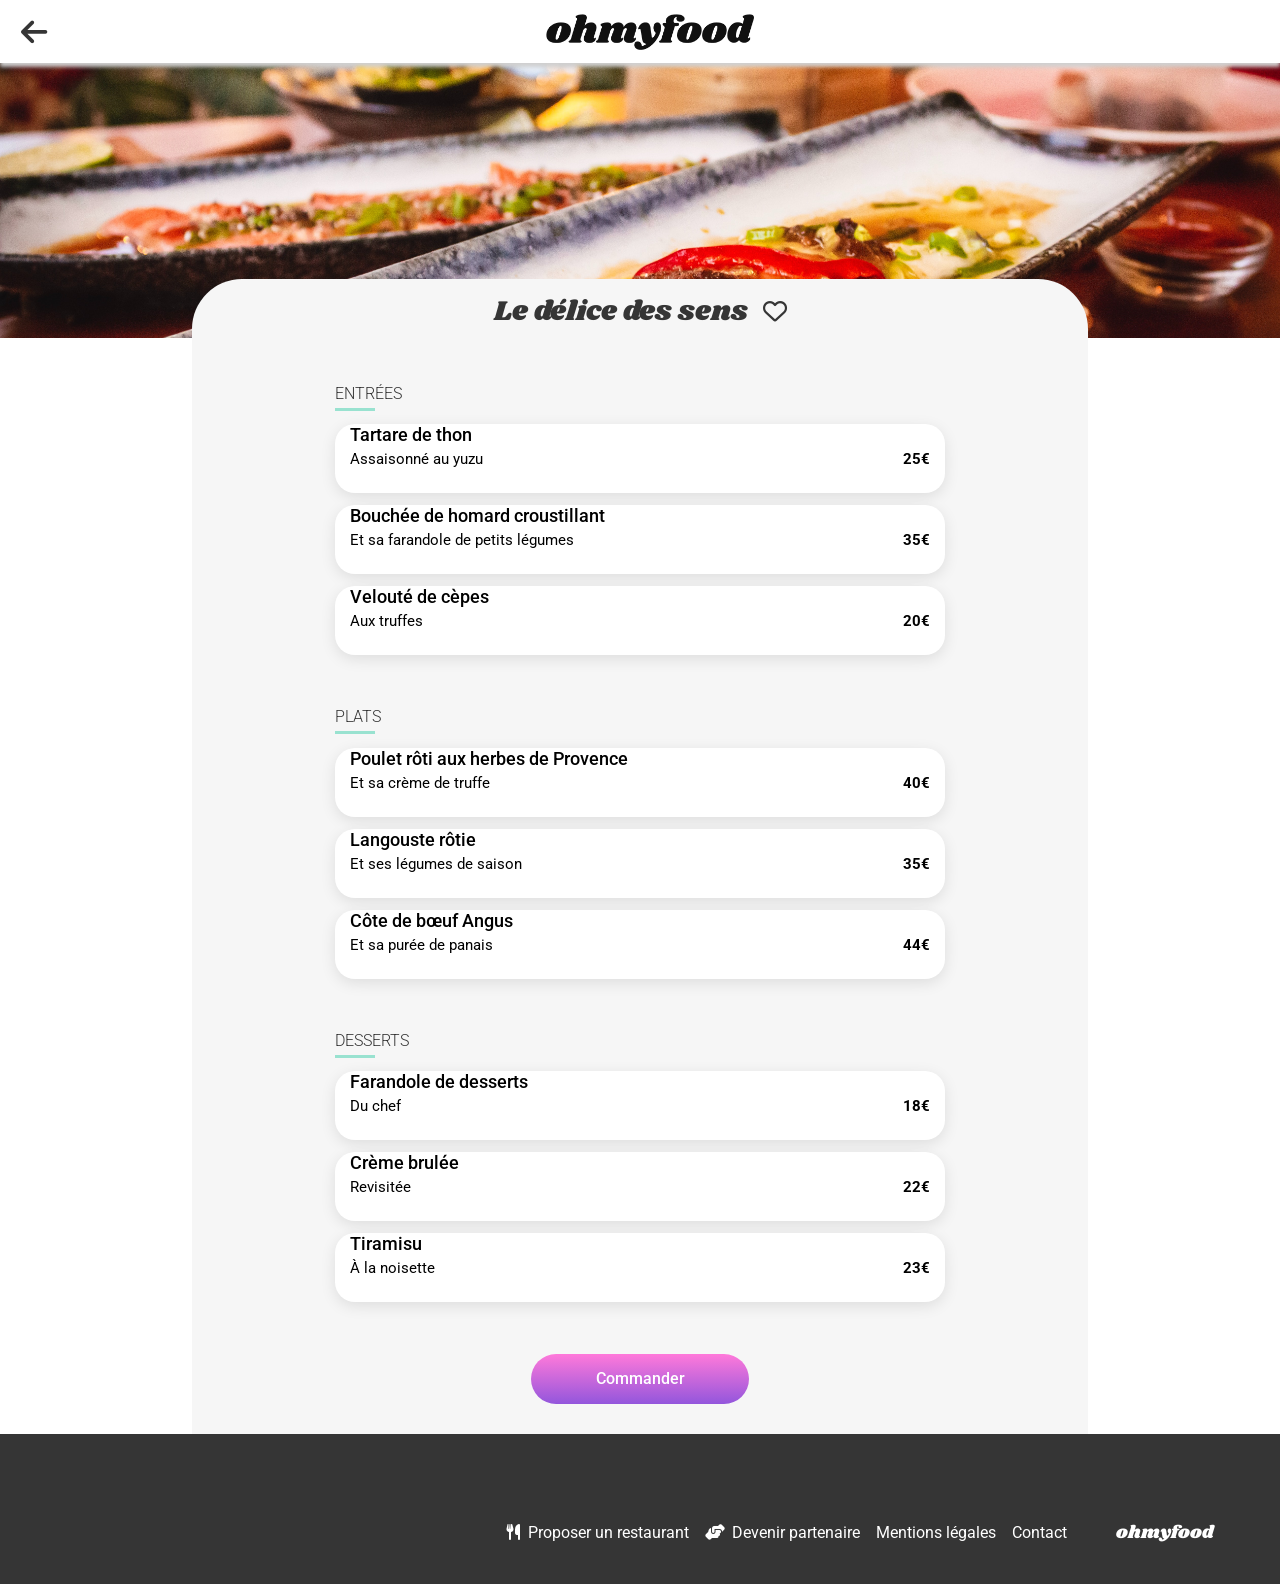
<file: html/le_delice_des_sens.html>
<!DOCTYPE html>
<html lang="fr">

<head>
    <meta name="viewport" content="width=device-width, initial-scale=1.0">
    <meta charset="UTF-8">
    <title>ohmyfood</title>
    <link rel="stylesheet" type="text/css" href="../sass/main.css">
    <link rel="stylesheet" href="https://cdnjs.cloudflare.com/ajax/libs/font-awesome/6.5.0/css/all.min.css">
    <link rel="preconnect" href="https://fonts.googleapis.com">
    <link rel="preconnect" href="https://fonts.gstatic.com" crossorigin>
    <link href="https://fonts.googleapis.com/css2?family=Roboto:wght@400;500;700&family=Shrikhand&display=swap"
        rel="stylesheet">
    <link rel="preconnect" href="https://fonts.googleapis.com">
    <link rel="preconnect" href="https://fonts.gstatic.com" crossorigin>
    <link
        href="https://fonts.googleapis.com/css2?family=Inter:ital,opsz,wght@0,14..32,100..900;1,14..32,100..900&family=Manrope:wght@200..800&family=Montserrat:ital,wght@0,100..900;1,100..900&family=Poppins:ital,wght@0,100;0,200;0,300;0,400;0,500;0,600;0,700;0,800;0,900;1,100;1,200;1,300;1,400;1,500;1,600;1,700;1,800;1,900&family=Roboto:ital,wdth@1,96.6&family=Shrikhand&display=swap"
        rel="stylesheet">
</head>

<body>

    <div class="loader">
        <p>ohmyfood</p>
    </div>

    <header id="top" class="header-restaurant">
        <a href="homepage.html" class="fleche"><i class="fa-solid fa-arrow-left"></i></a>
        <a href="#top"><img src="../images/logo/ohmyfood.png" alt="Logo ohmyfood" class="logo"></a>
        <span class="empty"></span>
    </header>

    <main class="main-container">
        <img src="../images/restaurants/louis-hansel-shotsoflouis-qNBGVyOCY8Q-unsplash.jpg" alt="Photo de plat"
            class="photo-presentation">
        <div class="restaurant-container">
            <div class="title">
                <h1>Le délice des sens</h1>
                <label class="heart-label">
                    <i class="fa-regular fa-heart heart-vide"></i>
                    <i class="fa-solid fa-heart heart-full"></i>
                </label>
            </div>

            <section class="menu">
                <h2>ENTRÉES</h2>
                <div class="plats-container">
                    <button class="plats">
                        <span class="plat-full">
                            <span class="plat-title">Tartare de thon</span>
                            <span class="plat-content">
                                <span class="plat-description">Assaisonné au yuzu</span>
                                <span class="plat-prix"><strong>25€</strong></span>
                            </span>
                        </span>
                        <span class="check"><i class="fa-solid fa-circle-check"></i></span>
                    </button>
                    <button class="plats">
                        <span class="plat-full">
                            <span class="plat-title">Bouchée de homard croustillant</span>
                            <span class="plat-content">
                                <span class="plat-description">Et sa farandole de petits légumes</span>
                                <span class="plat-prix"><strong>35€</strong></span>
                            </span>
                        </span>
                        <span class="check"><i class="fa-solid fa-circle-check"></i></span>
                    </button>
                    <button class="plats">
                        <span class="plat-full">
                            <span class="plat-title">Velouté de cèpes</span>
                            <span class="plat-content">
                                <span class="plat-description">Aux truffes</span>
                                <span class="plat-prix"><strong>20€</strong></span>
                            </span>
                        </span>
                        <span class="check"><i class="fa-solid fa-circle-check"></i></span>
                    </button>
                </div>
            </section>

            <section class="menu">
                <h2>PLATS</h2>
                <div class="plats-container">
                    <button class="plats">
                        <span class="plat-full">
                            <span class="plat-title">Poulet rôti aux herbes de Provence</span>
                            <span class="plat-content">
                                <span class="plat-description">Et sa crème de truffe</span>
                                <span class="plat-prix"><strong>40€</strong></span>
                            </span>
                        </span>
                        <span class="check"><i class="fa-solid fa-circle-check"></i></span>
                    </button>
                    <button class="plats">
                        <span class="plat-full">
                            <span class="plat-title">Langouste rôtie</span>
                            <span class="plat-content">
                                <span class="plat-description">Et ses légumes de saison</span>
                                <span class="plat-prix"><strong>35€</strong></span>
                            </span>
                        </span>
                        <span class="check"><i class="fa-solid fa-circle-check"></i></span>
                    </button>
                    <button class="plats">
                        <span class="plat-full">
                            <span class="plat-title">Côte de bœuf Angus</span>
                            <span class="plat-content">
                                <span class="plat-description">Et sa purée de panais</span>
                                <span class="plat-prix"><strong>44€</strong></span>
                            </span>
                        </span>
                        <span class="check"><i class="fa-solid fa-circle-check"></i></span>
                    </button>
                </div>
            </section>

            <section class="menu">
                <h2>DESSERTS</h2>
                <div class="plats-container">
                    <button class="plats">
                        <span class="plat-full">
                            <span class="plat-title">Farandole de desserts</span>
                            <span class="plat-content">
                                <span class="plat-description">Du chef</span>
                                <span class="plat-prix"><strong>18€</strong></span>
                            </span>
                        </span>
                        <span class="check"><i class="fa-solid fa-circle-check"></i></span>
                    </button>
                    <button class="plats">
                        <span class="plat-full">
                            <span class="plat-title">Crème brulée</span>
                            <span class="plat-content">
                                <span class="plat-description">Revisitée</span>
                                <span class="plat-prix"><strong>22€</strong></span>
                            </span>
                        </span>
                        <span class="check"><i class="fa-solid fa-circle-check"></i></span>
                    </button>
                    <button class="plats">
                        <span class="plat-full">
                            <span class="plat-title">Tiramisu</span>
                            <span class="plat-content">
                                <span class="plat-description">À la noisette</span>
                                <span class="plat-prix"><strong>23€</strong></span>
                            </span>
                        </span>
                        <span class="check"><i class="fa-solid fa-circle-check"></i></span>
                    </button>
                </div>
            </section>

            <button class="commander">Commander</button>
        </div>
    </main>

    <footer>
        <h2>ohmyfood</h2>
        <div class="link-contener">
            <ul class="list-link">
                <li class="liens">
                    <a href="#">
                        <i class="fa-solid fa-utensils"></i>
                        <p>Proposer un restaurant</p>
                    </a>
                </li>
                <li class="liens">
                    <a href="#">
                        <i class="fa-solid fa-handshake-angle"></i>
                        <p>Devenir partenaire</p>
                    </a>
                </li>
            </ul>
            <ul class="list-link">
                <li class="liens">
                    <a href="#">Mentions légales</a>
                </li>
                <li class="liens">
                    <a href="mailto:contact@ohmyfood.com">Contact</a>
                </li>
            </ul>
        </div>
    </footer>

</body>

</html>
</file>
<file: sass/main.css>
@keyframes animloader {
  0% {
    background-position: 0%;
  }
  100% {
    background-position: 100%;
  }
}
@keyframes endloader {
  0% {
    opacity: 1;
  }
  100% {
    opacity: 0;
    pointer-events: none;
  }
}
@keyframes slide {
  0% {
    opacity: 0;
    transform: translateY(20px);
  }
  100% {
    opacity: 1;
    transform: translateY(0);
  }
}
* {
  font-family: "Roboto", sans-serif;
}

html,
body {
  width: 100%;
  margin: 0;
  padding: 0;
  scroll-behavior: smooth;
}

#main-container {
  width: 100%;
  box-sizing: border-box;
  min-width: 350px;
}

p {
  margin: 0;
}

a {
  color: inherit;
  text-decoration: none;
  width: 100%;
}

h1 {
  font-size: 24px;
  font-weight: 700;
  display: flex;
  justify-content: center;
  margin-bottom: 0;
}

h2 {
  font-size: 24px;
  font-weight: 700;
  margin-top: 30px;
}

.loader {
  background-color: #353535;
  position: fixed;
  height: 100%;
  width: 100%;
  z-index: 1000;
  display: flex;
  align-items: center;
  justify-content: center;
  animation-name: endloader;
  animation-delay: 1.5s;
  animation-duration: 0.5s;
  animation-fill-mode: forwards;
}
.loader p {
  font-family: "Shrikhand", sans-serif;
  font-size: 40px;
  animation: animloader 1s ease-in-out infinite;
  background: linear-gradient(90deg, #353535, #F6F6F6, #353535);
  color: transparent;
  -webkit-background-clip: text;
          background-clip: text;
  background-size: 200%;
  animation-direction: alternate;
  padding: 10px;
}

.btn {
  background: linear-gradient(to top, #9356DC, #FF79DA 100%);
  width: 218px;
  height: 50px;
  border-radius: 100em;
  border: none;
  color: white;
  margin-bottom: 30px;
  display: flex;
  align-items: center;
  justify-content: center;
}
.btn:hover {
  filter: brightness(1.05);
}

.commander {
  background: linear-gradient(to top, #9356DC, #FF79DA 100%);
  width: 218px;
  height: 50px;
  border-radius: 100em;
  border: none;
  color: white;
  margin-bottom: 30px;
  font-size: 16px;
  font-weight: 500;
  display: block;
  margin-left: auto;
  margin-right: auto;
}
.commander:hover {
  filter: brightness(1.05);
}

.card {
  background-color: white;
  border-radius: 15px;
  filter: drop-shadow(0px 3px 15px rgba(0, 0, 0, 0.1));
  flex-direction: column;
  width: 100%;
  height: 251px;
  position: relative;
}

.card img {
  -o-object-fit: cover;
     object-fit: cover;
}

.card-title {
  font-size: 18px;
  font-weight: 700;
  margin: 0;
}

.card-text {
  gap: 5px;
  display: flex;
  flex-direction: column;
  justify-content: center;
}

.new {
  width: 80px;
  height: 29px;
  position: absolute;
  background: #99E2D0;
  color: #008766;
  display: flex;
  justify-content: center;
  align-items: center;
  top: 13px;
  right: 13px;
  border-radius: 2px;
  box-shadow: 0px 4.01px 15.04px 0px rgba(0, 0, 0, 0.1019607843);
}

.heart-input {
  display: none;
}

.heart-label {
  cursor: pointer;
  font-size: 24px;
  z-index: 2;
}

.heart-full {
  opacity: 0;
  position: absolute;
  top: 50%;
  left: 50%;
  transform: translate(-50%, -50%);
  background: linear-gradient(#9356DC, #FF79DA);
  -webkit-background-clip: text;
  background-clip: text;
  -webkit-text-fill-color: transparent;
  clip-path: inset(100% 0 0 0);
  transition: clip-path 0.4s ease;
}

.heart-empty {
  transition: opacity 0.3s ease;
}

.heart-label:hover .heart-full {
  opacity: 1;
  clip-path: inset(0% 0 0 0);
}
.heart-label:hover .heart-vide {
  opacity: 0;
}

.plats {
  box-shadow: 0px 4.01px 15.04px 0px rgba(0, 0, 0, 0.1);
  border-radius: 20px;
  display: flex;
  height: 69px;
  background-color: white;
  margin-bottom: 12px;
  flex-direction: row;
  gap: 5px;
  width: 100%;
  border: none;
  justify-content: space-between;
  padding: 0;
  position: relative;
  opacity: 0;
  animation: slide 0.4s ease forwards;
}
.plats:hover .plat-prix {
  padding-right: 59px;
  transition: clip-path 0.4s ease;
}
.plats:hover .check {
  opacity: 1;
  clip-path: inset(0 0 0 0%);
}

.plat-full {
  display: flex;
  flex-direction: column;
  justify-content: center;
  gap: 5px;
  width: 100%;
}

.plat-title {
  font-size: 18px;
  font-weight: 500;
  margin: 0;
  padding-left: 15px;
  display: flex;
  flex-direction: row;
}

.plat-content {
  display: flex;
  justify-content: space-between;
  font-size: 15.03px;
  padding-left: 15px;
  padding-right: 15px;
}

.plat-description {
  white-space: nowrap;
  overflow: hidden;
  text-overflow: ellipsis;
}

.check {
  color: white;
  background-color: #99E2D0;
  width: 59px;
  height: 69px;
  display: flex;
  font-size: 20px;
  border-radius: 0px 20px 20px 0px;
  opacity: 0;
  clip-path: inset(0 0 0 100%);
  transition: clip-path 0.4s ease;
  position: absolute;
  right: 0;
  top: 0;
  justify-content: center;
  align-items: center;
}

.menu:nth-of-type(1) .plats:nth-child(1) {
  animation-delay: 2.1s;
}

.menu:nth-of-type(1) .plats:nth-child(2) {
  animation-delay: 2.2s;
}

.menu:nth-of-type(1) .plats:nth-child(3) {
  animation-delay: 2.3s;
}

.menu:nth-of-type(2) .plats:nth-child(1) {
  animation-delay: 2.5s;
}

.menu:nth-of-type(2) .plats:nth-child(2) {
  animation-delay: 2.6s;
}

.menu:nth-of-type(2) .plats:nth-child(3) {
  animation-delay: 2.7s;
}

.menu:nth-of-type(3) .plats:nth-child(1) {
  animation-delay: 2.9s;
}

.menu:nth-of-type(3) .plats:nth-child(2) {
  animation-delay: 3s;
}

.menu:nth-of-type(3) .plats:nth-child(3) {
  animation-delay: 3.1s;
}

header {
  width: 100%;
  box-shadow: 0px 4px 4px 0px rgb(207.75, 207.75, 207.75);
  z-index: 100;
  background-color: white;
  position: fixed;
  top: 0;
  left: 0;
  height: 63px;
  display: flex;
  flex-direction: column;
  align-items: center;
  justify-content: center;
}
header a {
  display: flex;
  justify-content: center;
}

.header-restaurant {
  width: 100%;
  z-index: 100;
  background-color: white;
  position: fixed;
  top: 0;
  left: 0;
  height: 63px;
  display: flex;
  flex-direction: row;
  align-items: center;
  justify-content: space-around;
}
.header-restaurant a {
  display: flex;
  justify-content: center;
}

.logo {
  height: 36px;
}

.fleche {
  color: #353535;
  font-size: 30px;
  height: 30px;
  width: 30px;
  padding-left: 20px;
}

.empty {
  height: 30px;
  width: 30px;
}

.photo-presentation {
  width: 100%;
  height: 275px;
  -o-object-fit: cover;
     object-fit: cover;
  position: relative;
  top: 63px;
}

form {
  height: 50px;
  width: 100%;
  display: flex;
  align-items: center;
  justify-content: center;
  background: #EAEAEA;
  box-shadow: 0px 4px 4px 0px rgb(182.25, 182.25, 182.25);
  gap: 17px;
  position: relative;
  z-index: 0;
  padding-top: 63px;
}

.recherche {
  border: none;
  background: #EAEAEA;
  font-family: "Roboto", sans-serif;
  font-size: 16px;
  font-weight: 500;
  color: #353535;
  text-align: center;
  width: 140px;
}

footer {
  background-color: #353535;
  color: white;
  padding: 18px;
  gap: 7px;
}
@media (min-width: 768px) {
  footer {
    height: 114px;
    align-items: flex-end;
    flex-direction: row-reverse;
    padding-right: 25px;
    display: flex;
    gap: 19px;
  }
}
footer h2 {
  font-family: "Shrikhand", sans-serif;
  font-size: 18px;
  font-weight: 400;
  margin-bottom: 20px;
  padding-bottom: 0;
}
@media (min-width: 768px) {
  footer h2 {
    width: 139px;
    margin-left: 30px;
  }
}
footer a {
  display: flex;
  align-items: center;
  gap: 7px;
}

@media (min-width: 768px) {
  .link-contener {
    display: flex;
    flex-direction: row;
    margin-bottom: 24px;
    gap: 16px;
  }
}

.list-link {
  list-style: none;
  padding: 0;
  margin: 0;
  gap: 5px;
  display: flex;
  flex-direction: column;
}
@media (min-width: 768px) {
  .list-link {
    display: flex;
    flex-direction: row;
    gap: 16px;
  }
}

.presentation {
  background-color: #F6F6F6;
  display: flex;
  flex-direction: column;
  align-items: center;
  gap: 20px;
  padding: 30px;
  text-align: center;
}

.fonctionnement {
  padding: 18px;
  padding-bottom: 48px;
  background-color: white;
}
@media (min-width: 768px) {
  .fonctionnement {
    padding-left: 15%;
    padding-right: 15%;
  }
}

@media (min-width: 768px) {
  .fonctionnement-container {
    display: flex;
    gap: 25px;
  }
}
@media (min-width: 1024px) {
  .fonctionnement-container {
    gap: 33px;
  }
}

.fonctionnement__etapes {
  display: flex;
  justify-content: center;
  margin-bottom: 20px;
  width: 100%;
  align-items: center;
  position: relative;
}
.fonctionnement__etapes:hover .fonctionnement__logo {
  color: #9356DC;
}

.fonctionnement__logo {
  color: #7E7E7E;
}

.fonctionnement__bulle {
  background-color: #9356DC;
  border-radius: 100%;
  display: flex;
  align-items: center;
  justify-content: center;
  width: 24px;
  height: 24px;
  color: white;
  position: absolute;
  left: -12px;
}

.etapes {
  box-shadow: 0px 4.01px 15.04px 0px rgba(0, 0, 0, 0.1019607843);
  border-radius: 20px;
  display: flex;
  align-items: center;
  gap: 33px;
  padding-left: 33px;
  padding-right: 33px;
  height: 73px;
  width: 100%;
  background-color: #F6F6F6;
}
@media (min-width: 768px) {
  .etapes {
    padding-left: 15%;
    gap: 15%;
    padding-right: 15%;
  }
}
@media (min-width: 1024px) {
  .etapes {
    padding-left: 33px;
    padding-right: 33px;
    gap: 33px;
  }
}

.restaurants {
  background-color: #F6F6F6;
  padding: 18px;
  padding-bottom: 48px;
}
@media (min-width: 768px) {
  .restaurants {
    padding-left: 15%;
    padding-right: 15%;
  }
}

.restaurants-title {
  display: flex;
  justify-content: space-between;
  align-items: center;
}

.restaurants-cards {
  display: flex;
  flex-direction: column;
  align-items: center;
  width: 100%;
}
@media (min-width: 768px) {
  .restaurants-cards {
    display: grid;
    grid-template-columns: repeat(2, 1fr);
    gap: 50px;
  }
}
.restaurants-cards .card {
  display: flex;
  margin-bottom: 18px;
  position: relative;
}
.restaurants-cards img {
  width: 100%;
  height: 70%;
  border-radius: 15px 15px 0 0;
}
.restaurants-cards .card-content {
  padding: 15px;
  display: flex;
  flex-direction: row;
  justify-content: space-between;
  box-sizing: border-box;
  align-items: center;
  height: 30%;
}

.restaurants-cards .heart-label {
  position: absolute;
  right: 20px;
  bottom: 20px;
}

.card a {
  display: flex;
  flex-direction: column;
  height: 100%;
  width: 100%;
  z-index: 1;
  position: relative;
}

.card-content p {
  margin: 0;
}

.main-container h1 {
  font-family: "Shrikhand", sans-serif;
  font-size: 28px;
  font-weight: 400;
  display: block;
  color: #353535;
  margin-bottom: 0;
  margin-top: 0;
}

.main-container h2 {
  font-weight: 300;
  font-size: 16px;
  margin-top: 0;
  color: #353535;
  position: relative;
  display: inline-block;
  padding-bottom: 8px;
}
.main-container h2::after {
  content: "";
  position: absolute;
  bottom: 0;
  left: 0;
  width: 40px;
  height: 3px;
  background-color: #99E2D0;
}

.restaurant-container {
  padding-right: 12px;
  padding-left: 12px;
  background-color: #F6F6F6;
  border-radius: 50px 50px 0 0;
  display: flex;
  flex-direction: column;
  position: relative;
  width: 100%;
  box-sizing: border-box;
}
@media (min-width: 768px) {
  .restaurant-container {
    width: 70%;
    display: flex;
    margin: auto;
    gap: 40px;
  }
}

.title {
  display: flex;
  align-items: center;
  justify-content: space-between;
  padding: 12px;
  color: #353535;
}
@media (min-width: 768px) {
  .title {
    justify-content: center;
  }
}

.title .heart-label {
  position: relative;
  margin-left: 15px;
  bottom: unset;
  right: unset;
}

.menu {
  margin-bottom: 40px;
  width: 100%;
  opacity: 0;
  animation: slide 0.5s ease forwards;
}
@media (min-width: 768px) {
  .menu {
    width: 70%;
    margin: auto;
  }
}/*# sourceMappingURL=main.css.map */
</file>
